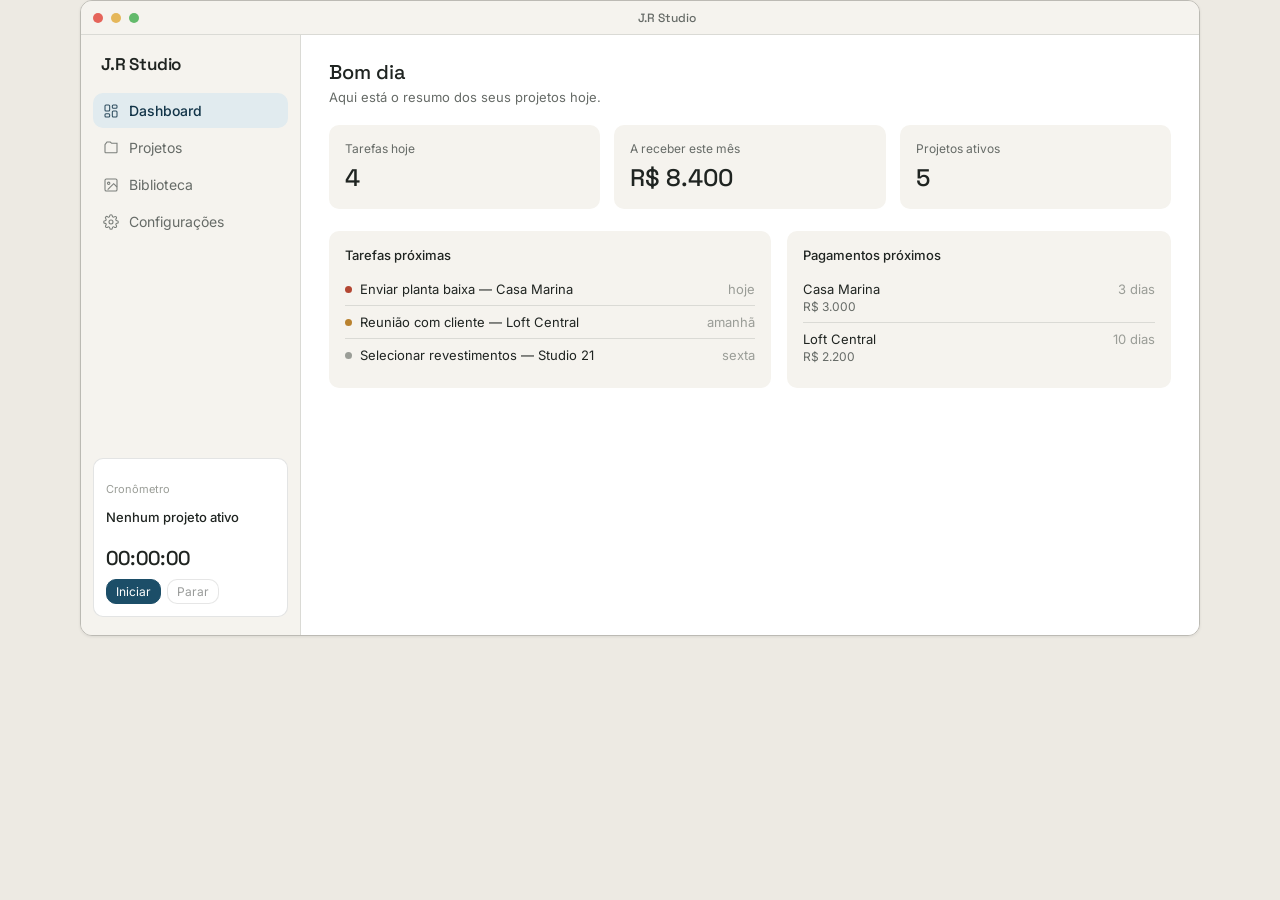
<file: Jess.Docs/arquigestor_prototype.html>
<!DOCTYPE html>
<html lang="pt-BR">
<head>
<meta charset="UTF-8">
<meta name="viewport" content="width=device-width, initial-scale=1.0">
<title>J.R Studio — Protótipo</title>
<link rel="preconnect" href="https://fonts.googleapis.com">
<link href="https://fonts.googleapis.com/css2?family=Inter:wght@400;500;600&family=Space+Grotesk:wght@500;600&display=swap" rel="stylesheet">
<style>
  :root {
    --bg: #EDEAE3;
    --surface: #FFFFFF;
    --surface-alt: #F5F3EE;
    --border: rgba(31,36,33,0.12);
    --border-strong: rgba(31,36,33,0.24);
    --text-primary: #1F2421;
    --text-secondary: #666B67;
    --text-muted: #9A9D97;
    --accent: #1C4E68;
    --accent-light: #E1EBEF;
    --accent-text: #123448;
    --danger: #B34632;
    --danger-bg: #F6E4DF;
    --danger-text: #7A2E1E;
    --warning: #B9822F;
    --warning-bg: #F8ECD9;
    --warning-text: #7C5316;
    --success: #4F7A52;
    --success-bg: #E4EEE1;
    --success-text: #33512F;
    --font-sans: 'Inter', system-ui, sans-serif;
    --font-display: 'Space Grotesk', var(--font-sans);
    --radius: 10px;
  }
  @media (prefers-color-scheme: dark) {
    :root:not([data-theme="light"]) {
      --bg: #14171A; --surface: #1D2123; --surface-alt: #23282A;
      --border: rgba(255,255,255,0.09); --border-strong: rgba(255,255,255,0.2);
      --text-primary: #EDEEEC; --text-secondary: #A7ACA8; --text-muted: #74786F;
      --accent: #74AFC9; --accent-light: #1E3540; --accent-text: #BFE0EE;
      --danger: #E08468; --danger-bg: #3B241D; --danger-text: #F3C3B2;
      --warning: #E0B15E; --warning-bg: #3A2E17; --warning-text: #F2D8A4;
      --success: #8FBE8B; --success-bg: #223526; --success-text: #C7E2C2;
    }
  }
  :root[data-theme="dark"] {
    --bg: #14171A; --surface: #1D2123; --surface-alt: #23282A;
    --border: rgba(255,255,255,0.09); --border-strong: rgba(255,255,255,0.2);
    --text-primary: #EDEEEC; --text-secondary: #A7ACA8; --text-muted: #74786F;
    --accent: #74AFC9; --accent-light: #1E3540; --accent-text: #BFE0EE;
    --danger: #E08468; --danger-bg: #3B241D; --danger-text: #F3C3B2;
    --warning: #E0B15E; --warning-bg: #3A2E17; --warning-text: #F2D8A4;
    --success: #8FBE8B; --success-bg: #223526; --success-text: #C7E2C2;
  }

  * { box-sizing: border-box; }
  body { background: var(--bg); font-family: var(--font-sans); color: var(--text-primary); margin:0; }

  .app-frame {
    position: relative;
    border: 0.5px solid var(--border-strong);
    border-radius: 12px;
    overflow: hidden;
    box-shadow: 0 1px 3px rgba(0,0,0,0.08);
    max-width: 1120px;
    margin: 0 auto;
  }
  .titlebar {
    height: 34px;
    background: var(--surface-alt);
    border-bottom: 0.5px solid var(--border);
    display: flex; align-items: center; gap: 8px;
    padding: 0 12px;
    font-size: 12px; color: var(--text-secondary);
  }
  .dot { width: 10px; height: 10px; border-radius: 50%; }
  .dot.r { background: #E5645A; } .dot.y { background: #E5B75A; } .dot.g { background: #63BA6B; }
  .titlebar-title { flex:1; text-align:center; font-family: var(--font-display); font-weight: 500; }

  .shell { display: flex; min-height: 600px; }

  .sidebar {
    width: 220px; flex-shrink: 0;
    background: var(--surface-alt);
    border-right: 0.5px solid var(--border);
    display: flex; flex-direction: column;
    padding: 18px 12px;
  }
  .brand { font-family: var(--font-display); font-weight: 600; font-size: 17px; padding: 0 8px 18px; letter-spacing: -0.01em; }
  .nav-item {
    display: flex; align-items: center; gap: 10px;
    padding: 9px 10px; border-radius: var(--radius);
    font-size: 14px; color: var(--text-secondary);
    cursor: pointer; user-select: none; margin-bottom: 2px;
  }
  .nav-item:hover { background: var(--border); }
  .nav-item.active { background: var(--accent-light); color: var(--accent-text); font-weight: 500; }
  .nav-icon { width: 16px; height: 16px; flex-shrink: 0; opacity: 0.85; }
  .nav-spacer { flex: 1; }

  .timer-widget {
    background: var(--surface); border: 0.5px solid var(--border);
    border-radius: var(--radius); padding: 12px; margin-top: 12px;
  }
  .timer-label { font-size: 11px; color: var(--text-muted); margin-bottom: 2px; }
  .timer-project { font-size: 13px; font-weight: 500; margin-bottom: 6px; white-space: nowrap; overflow: hidden; text-overflow: ellipsis; }
  .timer-clock { font-family: var(--font-display); font-size: 20px; font-weight: 500; margin-bottom: 8px; font-variant-numeric: tabular-nums; }
  .timer-controls { display: flex; gap: 6px; }

  .content { flex: 1; min-width: 0; padding: 24px 28px; background: var(--surface); overflow: auto; }
  .view { display: none; }
  .view.active { display: block; }

  h1.page-title { font-family: var(--font-display); font-size: 20px; font-weight: 500; margin: 0 0 4px; }
  p.page-sub { font-size: 13px; color: var(--text-secondary); margin: 0 0 20px; }

  button {
    font-family: var(--font-sans); font-size: 13px; cursor: pointer;
    border-radius: var(--radius); border: 0.5px solid var(--border-strong);
    background: var(--surface); color: var(--text-primary); padding: 7px 13px;
  }
  button:hover { background: var(--surface-alt); }
  button.primary { background: var(--accent); color: #fff; border-color: var(--accent); }
  button.primary:hover { opacity: 0.92; }
  button.ghost { border-color: transparent; background: transparent; padding: 5px 8px; }
  button.small { padding: 4px 9px; font-size: 12px; }
  button:disabled { opacity: 0.45; cursor: not-allowed; }

  .metric-grid { display: grid; grid-template-columns: repeat(3, minmax(0,1fr)); gap: 14px; margin-bottom: 22px; }
  .metric-card { background: var(--surface-alt); border-radius: var(--radius); padding: 16px; }
  .metric-label { font-size: 12px; color: var(--text-secondary); margin: 0 0 6px; }
  .metric-value { font-family: var(--font-display); font-size: 24px; font-weight: 500; margin: 0; }

  .two-col { display: grid; grid-template-columns: 1.15fr 1fr; gap: 16px; }
  .panel { background: var(--surface-alt); border-radius: var(--radius); padding: 16px; }
  .panel h3 { font-size: 13px; font-weight: 500; margin: 0 0 10px; }
  .list-row { display: flex; align-items: center; gap: 8px; padding: 8px 0; border-bottom: 0.5px solid var(--border); font-size: 13px; }
  .list-row:last-child { border-bottom: none; }
  .prio-dot { width: 7px; height: 7px; border-radius: 50%; flex-shrink: 0; }

  .badge { font-size: 11px; padding: 3px 9px; border-radius: 20px; font-weight: 500; white-space: nowrap; }
  .badge.status-Orcamento { background: var(--surface); color: var(--text-secondary); border: 0.5px solid var(--border-strong); }
  .badge.status-EmAndamento { background: var(--accent-light); color: var(--accent-text); }
  .badge.status-Pausado { background: var(--warning-bg); color: var(--warning-text); }
  .badge.status-Concluido { background: var(--success-bg); color: var(--success-text); }
  .badge.pay-Pendente { background: var(--warning-bg); color: var(--warning-text); }
  .badge.pay-Recebido { background: var(--success-bg); color: var(--success-text); }
  .badge.pay-Atrasado { background: var(--danger-bg); color: var(--danger-text); }
  select.badge { border: none; cursor: pointer; padding: 3px 8px 3px 9px; }
  select.badge:focus { outline: 1.5px solid var(--border-strong); }

  .toolbar { display: flex; justify-content: space-between; align-items: center; margin-bottom: 18px; gap: 10px; }
  .filters { display: flex; gap: 8px; }
  select { font-family: var(--font-sans); font-size: 13px; padding: 6px 10px; border-radius: var(--radius); border: 0.5px solid var(--border-strong); background: var(--surface); color: var(--text-primary); }

  .project-grid { display: grid; grid-template-columns: repeat(auto-fit, minmax(240px, 1fr)); gap: 14px; }
  .project-card { background: var(--surface-alt); border-radius: 12px; padding: 16px; cursor: pointer; border: 0.5px solid transparent; transition: border-color .1s; position: relative; }
  .project-card:hover { border-color: var(--border-strong); }
  .project-card .name { font-weight: 500; font-size: 14px; margin: 0 3px 3px 0; padding-right: 22px; }
  .project-card .client { font-size: 12px; color: var(--text-secondary); margin: 0 0 12px; }
  .project-card .row { display: flex; justify-content: space-between; align-items: center; font-size: 12px; color: var(--text-secondary); margin-top: 6px; }
  .card-menu-wrap { position: absolute; top: 10px; right: 10px; }
  .card-menu-btn { background: transparent; border: none; font-size: 16px; line-height: 1; padding: 4px 7px; border-radius: var(--radius); color: var(--text-secondary); cursor: pointer; }
  .card-menu-btn:hover { background: var(--surface); }
  .card-menu {
    position: absolute; top: 28px; right: 0; z-index: 10; overflow: hidden;
    background: var(--surface); border: 0.5px solid var(--border-strong); border-radius: var(--radius);
    min-width: 130px; box-shadow: 0 4px 14px rgba(0,0,0,0.14);
  }
  .card-menu-item { padding: 9px 13px; font-size: 13px; cursor: pointer; }
  .card-menu-item:hover { background: var(--surface-alt); }
  .card-menu-item.danger { color: var(--danger); }

  .back-link { display: inline-flex; align-items: center; gap: 6px; font-size: 13px; color: var(--text-secondary); cursor: pointer; margin-bottom: 14px; }
  .back-link:hover { color: var(--text-primary); }

  .detail-header { display: flex; justify-content: space-between; align-items: flex-start; margin-bottom: 16px; }
  .tabs { display: flex; gap: 20px; border-bottom: 0.5px solid var(--border); margin-bottom: 18px; }
  .tab { font-size: 13px; color: var(--text-secondary); padding: 0 0 9px; cursor: pointer; border-bottom: 2px solid transparent; }
  .tab.active { color: var(--accent-text); border-bottom-color: var(--accent); font-weight: 500; }

  .fase-block { border-radius: 12px; overflow: hidden; margin-bottom: 12px; }
  .fase-block:last-child { margin-bottom: 0; }
  .fase-block-header { display: flex; align-items: center; gap: 8px; cursor: pointer; user-select: none; background: var(--surface-alt); padding: 12px 16px; }
  .fase-block-chevron { font-size: 10px; color: var(--text-secondary); }
  .fase-block-title { font-size: 14px; font-weight: 500; }
  .fase-block-count { font-size: 13px; color: var(--text-secondary); }
  .fase-block-body { background: var(--surface); padding: 18px 16px; }
  .fase-scroll {
    overflow-x: auto;
    padding-bottom: 10px;
    scrollbar-width: thin;
    scrollbar-color: var(--border-strong) transparent;
  }
  .fase-scroll::-webkit-scrollbar { height: 8px; }
  .fase-scroll::-webkit-scrollbar-track { background: transparent; }
  .fase-scroll::-webkit-scrollbar-thumb { background: var(--border-strong); border-radius: 4px; }
  .fase-scroll::-webkit-scrollbar-thumb:hover { background: var(--text-muted); }
  .fase-cols { display: grid; grid-template-columns: repeat(3, minmax(230px, 1fr)); gap: 28px; min-width: 720px; }
  .fase-col .kcol-title { font-size: 12px; color: var(--text-muted); margin: 0 0 12px; font-weight: 500; }
  .swimlane-empty { font-size: 12px; color: var(--text-muted); padding: 4px 2px; }
  .swimlane-add { font-size: 12px; color: var(--text-secondary); cursor: pointer; padding: 4px 2px; margin-top: 2px; }
  .swimlane-add:hover { color: var(--text-primary); }
  .menu-wrap-inline { position: relative; flex-shrink: 0; }
  .kcol-title { font-size: 12px; color: var(--text-secondary); margin-bottom: 8px; }
  .kcard { background: var(--surface-alt); border-radius: var(--radius); padding: 10px 12px; margin-bottom: 8px; position: relative; }
  .kcard.done { opacity: 0.6; }
  .kcard .title { font-size: 13px; margin: 0 0 8px; padding-right: 18px; }
  .kcard.done .title { text-decoration: line-through; }
  .kcard .meta { display: flex; justify-content: space-between; align-items: center; font-size: 11px; color: var(--text-muted); }
  .kcard .moves { display: flex; gap: 4px; margin-top: 8px; }
  .task-menu-wrap { position: absolute; top: 6px; right: 6px; }
  .task-menu-wrap .card-menu-btn { padding: 2px 5px; font-size: 14px; }
  .quick-add { display: flex; align-items: center; gap: 8px; font-size: 13px; color: var(--text-muted); border: 0.5px dashed var(--border-strong); border-radius: var(--radius); padding: 8px 12px; margin-bottom: 16px; }

  .fin-summary { display: flex; gap: 24px; margin-bottom: 16px; }
  .fin-summary div p:first-child { font-size: 12px; color: var(--text-secondary); margin: 0 0 3px; }
  .fin-summary div p:last-child { font-family: var(--font-display); font-size: 18px; font-weight: 500; margin: 0; }
  table.pay-table { width: 100%; border-collapse: collapse; font-size: 13px; }
  table.pay-table th { text-align: left; font-size: 11px; color: var(--text-muted); font-weight: 500; padding: 0 0 8px; }
  table.pay-table td { padding: 10px 0; border-top: 0.5px solid var(--border); }

  .timer-hero { background: var(--surface-alt); border-radius: 12px; padding: 20px; display: flex; justify-content: space-between; align-items: center; margin-bottom: 18px; }
  .timer-hero .clock { font-family: var(--font-display); font-size: 32px; font-weight: 500; font-variant-numeric: tabular-nums; }
  .timer-hero .sub { font-size: 12px; color: var(--text-secondary); margin-top: 4px; }
  .session-row { display: flex; justify-content: space-between; align-items: center; font-size: 13px; padding: 9px 0; }
  .session-block { border-bottom: 0.5px solid var(--border); padding-bottom: 2px; }
  .session-block:last-child { border-bottom: none; }
  .session-note { font-size: 12px; color: var(--text-secondary); margin: -4px 0 9px; }
  .session-subrow { display: flex; align-items: center; gap: 10px; font-size: 12px; padding: 6px 0 6px 4px; border-top: 0.5px dashed var(--border); color: var(--text-secondary); }
  .cat-badge { font-size: 11px; padding: 2px 9px; border-radius: 20px; background: var(--surface-alt); color: var(--text-secondary); white-space: nowrap; }

  .tag-row { display: flex; flex-wrap: wrap; gap: 8px; margin-bottom: 18px; }
  .tag-chip { font-size: 12px; padding: 5px 12px; border-radius: 20px; border: 0.5px solid var(--border-strong); color: var(--text-secondary); cursor: pointer; background: var(--surface); }
  .tag-chip.active { background: var(--accent-light); color: var(--accent-text); border-color: transparent; }
  .file-grid { display: grid; grid-template-columns: repeat(auto-fill, minmax(140px, 1fr)); gap: 12px; }
  .file-card { background: var(--surface-alt); border-radius: var(--radius); border: 0.5px solid var(--border); overflow: hidden; }
  .file-thumb { height: 74px; background: var(--surface); display: flex; align-items: center; justify-content: center; color: var(--text-muted); position: relative; }
  .file-info { padding: 8px; }
  .file-info .fname { font-size: 12px; margin: 0; white-space: nowrap; overflow: hidden; text-overflow: ellipsis; }
  .file-info .fproj { font-size: 11px; color: var(--text-secondary); margin: 2px 0 0; }
  .star { position: absolute; top: 6px; right: 6px; color: var(--warning); font-size: 13px; }

  .modal-overlay {
    position: absolute; inset: 0; z-index: 50;
    background: rgba(0,0,0,0.45);
    display: none; align-items: center; justify-content: center;
    padding: 24px;
  }
  .modal-overlay.open { display: flex; }
  .modal-card {
    background: var(--surface); border-radius: 12px; padding: 22px 24px;
    width: 440px; max-width: 100%; max-height: 100%; overflow: auto;
  }
  .modal-card h2 { font-family: var(--font-display); font-size: 17px; font-weight: 500; margin: 0 0 4px; }
  .modal-card .modal-sub { font-size: 12px; color: var(--text-secondary); margin: 0 0 18px; }
  .field { margin-bottom: 14px; }
  .field label { display: block; font-size: 12px; color: var(--text-secondary); margin-bottom: 5px; }
  .field input, .field select {
    width: 100%; font-family: var(--font-sans); font-size: 13px;
    padding: 8px 10px; border-radius: var(--radius); border: 0.5px solid var(--border-strong);
    background: var(--surface); color: var(--text-primary);
  }
  .field-row { display: grid; grid-template-columns: 1fr 1fr; gap: 12px; }
  .field-error { font-size: 12px; color: var(--danger); margin-top: 4px; display: none; }
  .field.invalid input { border-color: var(--danger); }
  .field.invalid .field-error { display: block; }
  .modal-actions { display: flex; justify-content: flex-end; gap: 8px; margin-top: 20px; }
  .seg-row { border: 0.5px solid var(--border); border-radius: var(--radius); padding: 10px 12px 12px; margin-bottom: 10px; }
  .seg-row-line { display: flex; gap: 10px; align-items: flex-end; margin-bottom: 10px; }
  .seg-row-line .field { margin-bottom: 0; }
</style>
</head>
<body>

<div class="app-frame">
  <div class="titlebar">
    <span class="dot r"></span><span class="dot y"></span><span class="dot g"></span>
    <span class="titlebar-title">J.R Studio</span>
  </div>
  <div class="shell">
    <nav class="sidebar">
      <div class="brand">J.R Studio</div>
      <div class="nav-item active" data-view="dashboard" onclick="showView('dashboard')">
        <svg class="nav-icon" viewBox="0 0 24 24" fill="none" stroke="currentColor" stroke-width="1.6"><rect x="3" y="3" width="7" height="9" rx="1.5"/><rect x="14" y="3" width="7" height="5" rx="1.5"/><rect x="14" y="12" width="7" height="9" rx="1.5"/><rect x="3" y="16" width="7" height="5" rx="1.5"/></svg>
        Dashboard
      </div>
      <div class="nav-item" data-view="projetos" onclick="showView('projetos')">
        <svg class="nav-icon" viewBox="0 0 24 24" fill="none" stroke="currentColor" stroke-width="1.6"><path d="M3 7l3-4h5l2 2h8v13a1 1 0 0 1-1 1H4a1 1 0 0 1-1-1V7z"/></svg>
        Projetos
      </div>
      <div class="nav-item" data-view="biblioteca" onclick="showView('biblioteca')">
        <svg class="nav-icon" viewBox="0 0 24 24" fill="none" stroke="currentColor" stroke-width="1.6"><rect x="3" y="3" width="18" height="18" rx="2"/><circle cx="8.5" cy="9.5" r="1.8"/><path d="M21 15l-5-5-9 9"/></svg>
        Biblioteca
      </div>
      <div class="nav-item" data-view="configuracoes" onclick="showView('configuracoes')">
        <svg class="nav-icon" viewBox="0 0 24 24" fill="none" stroke="currentColor" stroke-width="1.6"><circle cx="12" cy="12" r="3"/><path d="M19.4 15a1.65 1.65 0 0 0 .33 1.82l.06.06a2 2 0 1 1-2.83 2.83l-.06-.06a1.65 1.65 0 0 0-1.82-.33 1.65 1.65 0 0 0-1 1.51V21a2 2 0 0 1-4 0v-.09A1.65 1.65 0 0 0 9 19.4a1.65 1.65 0 0 0-1.82.33l-.06.06a2 2 0 1 1-2.83-2.83l.06-.06a1.65 1.65 0 0 0 .33-1.82 1.65 1.65 0 0 0-1.51-1H3a2 2 0 0 1 0-4h.09A1.65 1.65 0 0 0 4.6 9a1.65 1.65 0 0 0-.33-1.82l-.06-.06a2 2 0 1 1 2.83-2.83l.06.06a1.65 1.65 0 0 0 1.82.33H9a1.65 1.65 0 0 0 1-1.51V3a2 2 0 0 1 4 0v.09a1.65 1.65 0 0 0 1 1.51 1.65 1.65 0 0 0 1.82-.33l.06-.06a2 2 0 1 1 2.83 2.83l-.06.06a1.65 1.65 0 0 0-.33 1.82V9a1.65 1.65 0 0 0 1.51 1H21a2 2 0 0 1 0 4h-.09a1.65 1.65 0 0 0-1.51 1z"/></svg>
        Configurações
      </div>
      <div class="nav-spacer"></div>
      <div class="timer-widget">
        <p class="timer-label">Cronômetro</p>
        <p class="timer-project" id="timer-project-label">Nenhum projeto ativo</p>
        <p class="timer-clock" id="timer-clock">00:00:00</p>
        <div class="timer-controls" id="timer-controls">
          <button class="small primary" id="timer-btn-start" onclick="timerToggleStart()">Iniciar</button>
          <button class="small" id="timer-btn-stop" onclick="timerStop()" disabled>Parar</button>
        </div>
        <div id="timer-picker" style="display:none">
          <select id="timer-project-select" style="width:100%;margin-bottom:6px;font-size:12px;padding:6px 8px"></select>
          <div style="display:flex;gap:6px">
            <button class="small primary" onclick="confirmTimerStart()" style="flex:1">Iniciar</button>
            <button class="small" onclick="cancelTimerPicker()">Cancelar</button>
          </div>
        </div>
      </div>
    </nav>

    <main class="content">

      <section class="view active" id="view-dashboard">
        <h1 class="page-title">Bom dia</h1>
        <p class="page-sub">Aqui está o resumo dos seus projetos hoje.</p>
        <div class="metric-grid">
          <div class="metric-card"><p class="metric-label">Tarefas hoje</p><p class="metric-value">4</p></div>
          <div class="metric-card"><p class="metric-label">A receber este mês</p><p class="metric-value">R$ 8.400</p></div>
          <div class="metric-card"><p class="metric-label">Projetos ativos</p><p class="metric-value">5</p></div>
        </div>
        <div class="two-col">
          <div class="panel">
            <h3>Tarefas próximas</h3>
            <div class="list-row"><span class="prio-dot" style="background:var(--danger)"></span><span style="flex:1">Enviar planta baixa — Casa Marina</span><span style="color:var(--text-muted)">hoje</span></div>
            <div class="list-row"><span class="prio-dot" style="background:var(--warning)"></span><span style="flex:1">Reunião com cliente — Loft Central</span><span style="color:var(--text-muted)">amanhã</span></div>
            <div class="list-row"><span class="prio-dot" style="background:var(--text-muted)"></span><span style="flex:1">Selecionar revestimentos — Studio 21</span><span style="color:var(--text-muted)">sexta</span></div>
          </div>
          <div class="panel">
            <h3>Pagamentos próximos</h3>
            <div class="list-row" style="display:block"><div style="display:flex;justify-content:space-between"><span>Casa Marina</span><span style="color:var(--text-muted)">3 dias</span></div><div style="color:var(--text-secondary);font-size:12px;margin-top:2px">R$ 3.000</div></div>
            <div class="list-row" style="display:block;border-bottom:none"><div style="display:flex;justify-content:space-between"><span>Loft Central</span><span style="color:var(--text-muted)">10 dias</span></div><div style="color:var(--text-secondary);font-size:12px;margin-top:2px">R$ 2.200</div></div>
          </div>
        </div>
      </section>

      <section class="view" id="view-projetos">
        <div class="toolbar">
          <div>
            <h1 class="page-title" style="margin-bottom:0">Projetos</h1>
          </div>
          <button class="primary" onclick="openProjectModal()">+ Novo projeto</button>
        </div>
        <div class="tag-row" id="project-tag-row"></div>
        <div class="project-grid" id="project-grid"></div>
      </section>

      <section class="view" id="view-detalhe">
        <span class="back-link" onclick="showView('projetos')">&larr; Voltar para projetos</span>
        <div class="detail-header">
          <div>
            <h1 class="page-title" id="det-name" style="margin-bottom:2px"></h1>
            <p class="page-sub" id="det-client" style="margin-bottom:0"></p>
          </div>
          <select class="badge" id="det-status" onchange="changeProjectStatus(this.value)"></select>
        </div>
        <div class="tabs" id="det-tabs"></div>
        <div id="det-tab-content"></div>
      </section>

      <section class="view" id="view-biblioteca">
        <h1 class="page-title">Biblioteca de arquivos</h1>
        <p class="page-sub">Imagens, texturas e referências reutilizáveis entre projetos.</p>
        <div class="toolbar" style="margin-bottom:0">
          <div class="tag-row" id="tag-row"></div>
          <button>+ Importar arquivos</button>
        </div>
        <div class="file-grid" id="file-grid"></div>
      </section>

      <section class="view" id="view-configuracoes">
        <h1 class="page-title">Configurações</h1>
        <p class="page-sub">Backup e restauração dos dados do aplicativo.</p>

        <div class="panel" style="margin-bottom:16px">
          <h3>Fazer backup</h3>
          <p style="font-size:13px;color:var(--text-secondary);margin:0 0 14px">Gere um arquivo para guardar em outro lugar ou levar para um novo computador.</p>
          <div style="display:flex;gap:10px;flex-wrap:wrap">
            <button class="primary" onclick="fazerBackup('completo')">Backup completo (banco + arquivos)</button>
            <button onclick="fazerBackup('dados')">Backup só dos dados de gestão</button>
          </div>
          <p style="font-size:12px;color:var(--text-muted);margin:12px 0 0">O backup completo inclui todas as imagens e texturas da Biblioteca. O backup só de dados gera um arquivo bem mais leve, sem os arquivos da Biblioteca.</p>
        </div>

        <div class="panel">
          <h3>Restaurar backup</h3>
          <p style="font-size:13px;color:var(--text-secondary);margin:0 0 14px">Selecione um arquivo de backup gerado anteriormente para restaurar o sistema.</p>
          <button onclick="restaurarBackup()">Selecionar arquivo de backup...</button>
        </div>
      </section>

    </main>
  </div>

  <div class="modal-overlay" id="new-project-modal">
    <div class="modal-card">
      <h2 id="modal-title">Novo projeto</h2>
      <p class="modal-sub">Preencha os dados iniciais — você pode completar o resto depois.</p>

      <div class="field" id="field-nome">
        <label for="np-nome">Nome do projeto</label>
        <input type="text" id="np-nome" placeholder="Ex: Casa Marina" oninput="document.getElementById('field-nome').classList.remove('invalid')">
        <p class="field-error">Digite um nome para o projeto.</p>
      </div>

      <div class="field" id="field-cliente">
        <label for="np-cliente">Cliente</label>
        <input type="text" id="np-cliente" placeholder="Ex: Fernanda Souza" oninput="document.getElementById('field-cliente').classList.remove('invalid')">
        <p class="field-error">Informe o cliente do projeto.</p>
      </div>

      <div class="field">
        <label for="np-endereco">Endereço da obra</label>
        <input type="text" id="np-endereco" placeholder="Ex: Rua das Palmeiras, 120">
      </div>

      <div class="field-row">
        <div class="field">
          <label for="np-inicio">Data de início</label>
          <input type="date" id="np-inicio">
        </div>
        <div class="field">
          <label for="np-prazo">Prazo estimado</label>
          <input type="date" id="np-prazo">
        </div>
      </div>

      <div class="field-row">
        <div class="field">
          <label for="np-valor">Valor total acordado (R$)</label>
          <input type="number" id="np-valor" placeholder="Ex: 15000" min="0">
        </div>
        <div class="field">
          <label for="np-status">Status inicial</label>
          <select id="np-status">
            <option value="Orcamento">Orçamento</option>
            <option value="EmAndamento">Em andamento</option>
            <option value="Pausado">Pausado</option>
            <option value="Concluido">Concluído</option>
          </select>
        </div>
      </div>

      <div class="modal-actions">
        <button onclick="closeNewProjectModal()">Cancelar</button>
        <button class="primary" id="modal-submit-btn" onclick="submitNewProject()">Criar projeto</button>
      </div>
    </div>
  </div>

  <div class="modal-overlay" id="session-modal">
    <div class="modal-card" style="width:520px">
      <h2 id="session-modal-title">Editar sessão</h2>
      <p class="modal-sub">Data: <strong id="sess-data-display"></strong>. Ajuste a duração e categoria, ou adicione mais trechos para dividir o tempo.</p>
      <input type="hidden" id="sess-data">

      <div id="segmentos-container"></div>

      <div style="display:flex;justify-content:space-between;align-items:center;margin:4px 0 20px">
        <button onclick="addSegmentRow()">+ Adicionar trecho</button>
        <span style="font-size:13px;color:var(--text-secondary)">Total: <strong id="segmentos-total" style="color:var(--text-primary)">0h00</strong></span>
      </div>

      <div class="modal-actions">
        <button onclick="closeSessionModal()">Cancelar</button>
        <button class="primary" onclick="submitSessionForm()">Salvar</button>
      </div>
    </div>
  </div>
</div>

<script>
  const statusLabel = { Orcamento: 'Orçamento', EmAndamento: 'Em andamento', Pausado: 'Pausado', Concluido: 'Concluído' };
  const prioColor = { alta: 'var(--danger)', media: 'var(--warning)', baixa: 'var(--text-muted)' };
  const CATEGORIAS_HORAS = ['Detalhamento', 'Reunião com cliente', 'Visita a obra', 'Administrativo', 'Outro'];

  function formatDuracao(min) {
    const h = Math.floor(min / 60);
    const m = min % 60;
    return `${h}h${String(m).padStart(2, '0')}`;
  }

  function totalSessao(sessao) {
    return sessao.segmentos.reduce((s, seg) => s + seg.duracaoMin, 0);
  }
  const FASE_PADRAO = ['Pré-projeto', 'Estudo preliminar', 'Anteprojeto', 'Projeto executivo'];

  function criarFases(porNome) {
    // porNome: { 'Nome da fase': { AFazer:[], Fazendo:[], Concluido:[] } }
    return FASE_PADRAO.map(nome => ({
      nome,
      collapsed: false,
      tasks: (porNome && porNome[nome]) || { AFazer: [], Fazendo: [], Concluido: [] },
    }));
  }

  const projects = [
    { id: 1, name: 'Casa Marina', client: 'Fernanda Souza', status: 'EmAndamento', deadline: '30/11/2026', total: 15000, received: 3000,
      fases: criarFases({
        'Pré-projeto': { AFazer: [], Fazendo: [], Concluido: [ {t:'Levantamento métrico'} ] },
        'Estudo preliminar': { AFazer: [], Fazendo: [], Concluido: [ {t:'Aprovar layout inicial'} ] },
        'Anteprojeto': { AFazer: [ {t:'Selecionar revestimento do banheiro', prio:'media', prazo:'sex'} ], Fazendo: [ {t:'Detalhamento das plantas elétricas', prio:'alta', prazo:'hoje'} ], Concluido: [] },
        'Projeto executivo': { AFazer: [ {t:'Orçar mobiliário planejado', prio:'baixa', prazo:'sem prazo'} ], Fazendo: [], Concluido: [] },
      }),
      payments: [ {valor:3000, data:'15/08/2026', status:'Recebido'}, {valor:3000, data:'20/09/2026', status:'Pendente'}, {valor:3000, data:'20/10/2026', status:'Pendente'} ],
      sessions: [
        { data:'10/09', origem:'Cronômetro', segmentos:[ {duracaoMin:200, categoria:'Detalhamento', nota:'Detalhamento elétrico'} ] },
        { data:'08/09', origem:'Manual', segmentos:[
          {duracaoMin:60, categoria:'Reunião com cliente', nota:'Briefing inicial'},
          {duracaoMin:60, categoria:'Administrativo', nota:'Organização de referências'}
        ] },
      ],
      hoursTotal: 14.33 },
    { id: 2, name: 'Loft Central', client: 'Rafael Nunes', status: 'EmAndamento', deadline: '15/12/2026', total: 11000, received: 8800,
      fases: criarFases({
        'Projeto executivo': { AFazer: [ {t:'Reunião com cliente', prio:'alta', prazo:'amanhã'} ], Fazendo: [], Concluido: [ {t:'Projeto executivo aprovado'} ] },
      }),
      payments: [ {valor:5500, data:'01/08/2026', status:'Recebido'}, {valor:3300, data:'01/09/2026', status:'Recebido'}, {valor:2200, data:'25/09/2026', status:'Pendente'} ],
      sessions: [ { data:'05/09', origem:'Cronômetro', segmentos:[ {duracaoMin:250, categoria:'Visita a obra', nota:''} ] } ], hoursTotal: 22.1 },
    { id: 3, name: 'Studio 21', client: 'Bianca Alves', status: 'Orcamento', deadline: '—', total: 6000, received: 0,
      fases: criarFases({
        'Estudo preliminar': { AFazer: [ {t:'Selecionar revestimentos', prio:'media', prazo:'sexta'} ], Fazendo: [], Concluido: [] },
      }),
      payments: [], sessions: [], hoursTotal: 0 },
    { id: 4, name: 'Escritório Vetor', client: 'Vetor Engenharia', status: 'Pausado', deadline: '—', total: 22000, received: 9000,
      fases: criarFases({
        'Estudo preliminar': { AFazer: [], Fazendo: [], Concluido: [ {t:'Estudo preliminar'} ] },
      }), payments: [ {valor:9000, data:'10/06/2026', status:'Recebido'} ], sessions: [], hoursTotal: 6 },
    { id: 5, name: 'Residência Aroeira', client: 'Camila Prado', status: 'Concluido', deadline: 'Concluído em 20/07/2026', completedYear: 2026, total: 18000, received: 18000,
      fases: criarFases({
        'Projeto executivo': { AFazer: [], Fazendo: [], Concluido: [ {t:'Entrega final'}, {t:'Acompanhamento de obra'} ] },
      }),
      payments: [ {valor:18000, data:'20/07/2026', status:'Recebido'} ], sessions: [], hoursTotal: 40 },
  ];

  const files = [
    { name: 'textura_madeira_01.jpg', tags: ['madeira'], projects: ['Casa Marina'] },
    { name: 'porcelanato_bege.png', tags: ['piso porcelanato'], projects: ['Casa Marina','Loft Central','Studio 21'], fav: true },
    { name: 'fachada_ref_03.jpg', tags: ['fachada moderna'], projects: ['Loft Central'] },
    { name: 'memorial_descritivo.pdf', tags: [], projects: ['Studio 21'], isDoc: true },
    { name: 'iluminacao_indireta_sala.jpg', tags: ['iluminação indireta'], projects: ['Loft Central'] },
    { name: 'madeira_freijo.jpg', tags: ['madeira'], projects: ['Residência Aroeira'] },
  ];
  const allTags = ['madeira','piso porcelanato','fachada moderna','iluminação indireta'];
  let activeTagFilter = null;
  let currentProjectId = null;
  let activeTab = 'geral';

  function showView(name) {
    document.querySelectorAll('.view').forEach(v => v.classList.remove('active'));
    document.getElementById('view-' + name).classList.add('active');
    document.querySelectorAll('.nav-item').forEach(n => n.classList.toggle('active', n.dataset.view === name));
    if (name === 'projetos') renderProjectsList();
    if (name === 'biblioteca') renderLibrary();
  }

  function fazerBackup(tipo) {
    const hoje = new Date().toISOString().slice(0, 10);
    const nomeArquivo = tipo === 'completo'
      ? `JRStudio-backup-completo-${hoje}.zip`
      : `JRStudio-backup-dados-${hoje}.zip`;
    const descricao = tipo === 'completo'
      ? 'banco de dados + todos os arquivos da Biblioteca'
      : 'apenas o banco de dados (sem os arquivos da Biblioteca)';
    alert(`Backup gerado: ${nomeArquivo}\n\nConteúdo: ${descricao}.\n\n(Neste protótipo a geração real do arquivo não está implementada — isso ilustra apenas o fluxo.)`);
  }

  function restaurarBackup() {
    if (!confirm('Restaurar um backup substitui todos os dados atuais do aplicativo. Essa ação não pode ser desfeita. Deseja continuar?')) return;
    alert('Neste protótipo a restauração real não está implementada — isso ilustra apenas o fluxo e o aviso de confirmação antes de uma ação destrutiva.');
  }

  const CURRENT_YEAR = 2026;
  let activeProjectFilter = null;
  let openCardMenuId = null;
  let editingProjectId = null;
  let openTaskMenuKey = null;
  let openSessionMenuKey = null;
  let editingSessionProjectId = null;
  let editingSessionIdx = null;
  let editingSegments = [];

  function toggleCardMenu(id) {
    openCardMenuId = openCardMenuId === id ? null : id;
    renderProjectsList();
  }

  function toggleFaseCollapse(projectId, faseIdx) {
    const p = projects.find(pr => pr.id === projectId);
    p.fases[faseIdx].collapsed = !p.fases[faseIdx].collapsed;
    renderProjectDetail();
  }

  function toggleTaskMenu(key) {
    openTaskMenuKey = openTaskMenuKey === key ? null : key;
    renderProjectDetail();
  }

  function editTask(projectId, faseIdx, colKey, taskIdx) {
    const p = projects.find(pr => pr.id === projectId);
    const task = p.fases[faseIdx].tasks[colKey][taskIdx];
    const novoTitulo = prompt('Editar tarefa:', task.t);
    openTaskMenuKey = null;
    if (novoTitulo && novoTitulo.trim() !== '') task.t = novoTitulo.trim();
    renderProjectDetail();
  }

  function deleteTask(projectId, faseIdx, colKey, taskIdx) {
    const p = projects.find(pr => pr.id === projectId);
    const task = p.fases[faseIdx].tasks[colKey][taskIdx];
    openTaskMenuKey = null;
    if (!confirm(`Excluir a tarefa "${task.t}"?`)) { renderProjectDetail(); return; }
    p.fases[faseIdx].tasks[colKey].splice(taskIdx, 1);
    renderProjectDetail();
  }

  function recomputeHoursTotal(p) {
    const totalMin = p.sessions.reduce((s, sess) => s + totalSessao(sess), 0);
    p.hoursTotal = Math.round((totalMin / 60) * 100) / 100;
  }

  function toggleSessionMenu(key) {
    openSessionMenuKey = openSessionMenuKey === key ? null : key;
    renderProjectDetail();
  }

  function deleteSession(projectId, sessionIdx) {
    const p = projects.find(pr => pr.id === projectId);
    openSessionMenuKey = null;
    if (!confirm('Excluir esse registro de horas?')) { renderProjectDetail(); return; }
    p.sessions.splice(sessionIdx, 1);
    recomputeHoursTotal(p);
    renderProjectDetail();
  }

  function openEditSession(projectId, sessionIdx) {
    editingSessionProjectId = projectId;
    editingSessionIdx = sessionIdx;
    openSessionMenuKey = null;
    const p = projects.find(pr => pr.id === projectId);
    const sess = sessionIdx !== null && sessionIdx !== undefined ? p.sessions[sessionIdx] : null;
    document.getElementById('session-modal-title').textContent = sess ? 'Editar sessão' : 'Adicionar registro manual';
    document.getElementById('sess-data-display').textContent = sess ? sess.data : 'hoje';
    editingSegments = sess ? sess.segmentos.map(seg => ({ ...seg })) : [{ duracaoMin: 60, categoria: CATEGORIAS_HORAS[0], nota: '' }];
    renderSegmentRows();
    document.getElementById('session-modal').classList.add('open');
  }

  function closeSessionModal() {
    document.getElementById('session-modal').classList.remove('open');
  }

  function renderSegmentRows() {
    const container = document.getElementById('segmentos-container');
    container.innerHTML = editingSegments.map((seg, idx) => `
      <div class="seg-row" data-idx="${idx}">
        <div class="seg-row-line">
          <div class="field" style="width:60px"><label>Horas</label><input type="number" min="0" class="seg-h" value="${Math.floor(seg.duracaoMin/60)}" onchange="updateSegmentosTotal()"></div>
          <div class="field" style="width:60px"><label>Min</label><input type="number" min="0" max="59" class="seg-m" value="${seg.duracaoMin%60}" onchange="updateSegmentosTotal()"></div>
          <div class="field" style="flex:1"><label>Categoria</label>
            <select class="seg-cat">${CATEGORIAS_HORAS.map(c => `<option ${c===seg.categoria?'selected':''}>${c}</option>`).join('')}</select>
          </div>
          ${editingSegments.length > 1 ? `<button class="ghost" onclick="removeSegmentRow(${idx})" aria-label="Remover trecho" style="margin-top:20px">&#10005;</button>` : ''}
        </div>
        <div class="field"><label>Nota</label><input type="text" class="seg-nota" value="${seg.nota || ''}" placeholder="Opcional"></div>
      </div>`).join('');
    updateSegmentosTotal();
  }

  function readSegmentsFromDOM() {
    return Array.from(document.querySelectorAll('.seg-row')).map(row => ({
      duracaoMin: (parseInt(row.querySelector('.seg-h').value, 10) || 0) * 60 + (parseInt(row.querySelector('.seg-m').value, 10) || 0),
      categoria: row.querySelector('.seg-cat').value,
      nota: row.querySelector('.seg-nota').value.trim(),
    }));
  }

  function updateSegmentosTotal() {
    const segs = readSegmentsFromDOM();
    const total = segs.reduce((s, seg) => s + seg.duracaoMin, 0);
    document.getElementById('segmentos-total').textContent = formatDuracao(total);
  }

  function addSegmentRow() {
    editingSegments = readSegmentsFromDOM();
    editingSegments.push({ duracaoMin: 30, categoria: CATEGORIAS_HORAS[0], nota: '' });
    renderSegmentRows();
  }

  function removeSegmentRow(idx) {
    editingSegments = readSegmentsFromDOM();
    editingSegments.splice(idx, 1);
    renderSegmentRows();
  }

  function submitSessionForm() {
    const segmentos = readSegmentsFromDOM();
    if (segmentos.length === 0 || segmentos.every(s => s.duracaoMin === 0)) {
      alert('Adicione ao menos um trecho com duração maior que zero.');
      return;
    }
    const p = projects.find(pr => pr.id === editingSessionProjectId);
    if (editingSessionIdx !== null && editingSessionIdx !== undefined) {
      p.sessions[editingSessionIdx].segmentos = segmentos;
    } else {
      p.sessions.unshift({ data: 'hoje', origem: 'Manual', segmentos });
    }
    recomputeHoursTotal(p);
    closeSessionModal();
    renderProjectDetail();
  }

  document.addEventListener('click', () => {
    let changed = false;
    if (openCardMenuId !== null) { openCardMenuId = null; changed = true; }
    if (openTaskMenuKey !== null) { openTaskMenuKey = null; changed = true; }
    if (openSessionMenuKey !== null) { openSessionMenuKey = null; changed = true; }
    if (!changed) return;
    if (document.getElementById('view-projetos').classList.contains('active')) renderProjectsList();
    if (document.getElementById('view-detalhe').classList.contains('active')) renderProjectDetail();
  });

  function matchesProjectFilter(p, filter) {
    if (filter === 'andamento') return p.status === 'EmAndamento';
    if (filter === 'concluidos') return p.status === 'Concluido';
    if (filter === 'orcamento') return p.status === 'Orcamento';
    if (filter === 'pausado') return p.status === 'Pausado';
    if (filter === 'ano') return p.status === 'EmAndamento' || (p.status === 'Concluido' && p.completedYear === CURRENT_YEAR);
    return true;
  }

  function renderProjectsList() {
    const counts = {
      andamento: projects.filter(p => matchesProjectFilter(p, 'andamento')).length,
      concluidos: projects.filter(p => matchesProjectFilter(p, 'concluidos')).length,
      orcamento: projects.filter(p => matchesProjectFilter(p, 'orcamento')).length,
      pausado: projects.filter(p => matchesProjectFilter(p, 'pausado')).length,
      ano: projects.filter(p => matchesProjectFilter(p, 'ano')).length,
    };

    const chips = [
      { key: null, label: 'Todos' },
      { key: 'andamento', label: `Em andamento (${counts.andamento})` },
      { key: 'concluidos', label: `Concluídos (${counts.concluidos})` },
      { key: 'orcamento', label: `Orçamento (${counts.orcamento})` },
      { key: 'pausado', label: `Pausado (${counts.pausado})` },
      { key: 'ano', label: `${CURRENT_YEAR} (${counts.ano})` },
    ];
    document.getElementById('project-tag-row').innerHTML = chips.map(c => `
      <span class="tag-chip ${activeProjectFilter === c.key ? 'active' : ''}" onclick="setProjectFilter(${c.key ? `'${c.key}'` : null})">${c.label}</span>
    `).join('');

    const grid = document.getElementById('project-grid');
    const list = activeProjectFilter ? projects.filter(p => matchesProjectFilter(p, activeProjectFilter)) : projects;
    grid.innerHTML = list.map(p => `
      <div class="project-card" onclick="openProject(${p.id})">
        <div class="card-menu-wrap">
          <button class="card-menu-btn" onclick="event.stopPropagation(); toggleCardMenu(${p.id})" aria-label="Mais opções">&#8942;</button>
          ${openCardMenuId === p.id ? `
            <div class="card-menu">
              <div class="card-menu-item" onclick="event.stopPropagation(); openProjectModal(${p.id})">Editar</div>
              <div class="card-menu-item danger" onclick="event.stopPropagation(); deleteProject(${p.id})">Excluir</div>
            </div>` : ''}
        </div>
        <p class="name">${p.name}</p>
        <p class="client">${p.client}</p>
        <span class="badge status-${p.status}">${statusLabel[p.status]}</span>
        <div class="row"><span>Prazo</span><span>${p.deadline}</span></div>
        <div class="row"><span>Recebido</span><span>R$ ${p.received.toLocaleString('pt-BR')} / R$ ${p.total.toLocaleString('pt-BR')}</span></div>
      </div>
    `).join('') || '<p style="font-size:13px;color:var(--text-secondary)">Nenhum projeto nessa categoria.</p>';
  }

  function setProjectFilter(key) {
    activeProjectFilter = key;
    renderProjectsList();
  }

  function openProjectModal(id) {
    editingProjectId = id || null;
    openCardMenuId = null;
    document.getElementById('field-nome').classList.remove('invalid');
    document.getElementById('field-cliente').classList.remove('invalid');

    if (editingProjectId) {
      const p = projects.find(pr => pr.id === editingProjectId);
      document.getElementById('np-nome').value = p.name;
      document.getElementById('np-cliente').value = p.client;
      document.getElementById('np-endereco').value = '';
      document.getElementById('np-inicio').value = '';
      document.getElementById('np-prazo').value = '';
      document.getElementById('np-valor').value = p.total;
      document.getElementById('np-status').value = p.status;
      document.getElementById('modal-title').textContent = 'Editar projeto';
      document.getElementById('modal-submit-btn').textContent = 'Salvar alterações';
    } else {
      ['np-nome','np-cliente','np-endereco','np-inicio','np-prazo','np-valor'].forEach(fid => document.getElementById(fid).value = '');
      document.getElementById('np-status').value = 'Orcamento';
      document.getElementById('modal-title').textContent = 'Novo projeto';
      document.getElementById('modal-submit-btn').textContent = 'Criar projeto';
    }
    document.getElementById('new-project-modal').classList.add('open');
    renderProjectsList();
  }

  function closeNewProjectModal() {
    document.getElementById('new-project-modal').classList.remove('open');
  }

  function formatDateBr(iso) {
    if (!iso) return '—';
    const [y,m,d] = iso.split('-');
    return `${d}/${m}/${y}`;
  }

  function submitNewProject() {
    const nome = document.getElementById('np-nome').value.trim();
    const cliente = document.getElementById('np-cliente').value.trim();
    document.getElementById('field-nome').classList.toggle('invalid', nome === '');
    document.getElementById('field-cliente').classList.toggle('invalid', cliente === '');
    if (nome === '' || cliente === '') return;

    const valorInput = parseFloat(document.getElementById('np-valor').value);
    const valor = isNaN(valorInput) ? 0 : valorInput;
    const status = document.getElementById('np-status').value;
    const prazo = document.getElementById('np-prazo').value;

    if (editingProjectId) {
      const p = projects.find(pr => pr.id === editingProjectId);
      p.name = nome; p.client = cliente; p.status = status; p.total = valor;
      if (prazo) p.deadline = formatDateBr(prazo);
      if (status === 'Concluido' && !p.completedYear) p.completedYear = CURRENT_YEAR;
    } else {
      projects.push({
        id: Math.max(...projects.map(p => p.id)) + 1,
        name: nome, client: cliente, status: status,
        deadline: formatDateBr(prazo), total: valor, received: 0,
        fases: criarFases(),
        payments: [], sessions: [], hoursTotal: 0,
      });
    }
    closeNewProjectModal();
    renderProjectsList();
  }

  function deleteProject(id) {
    const p = projects.find(pr => pr.id === id);
    if (!confirm(`Excluir "${p.name}"? Essa ação não pode ser desfeita.`)) {
      openCardMenuId = null; renderProjectsList(); return;
    }
    const idx = projects.findIndex(pr => pr.id === id);
    if (idx > -1) projects.splice(idx, 1);
    openCardMenuId = null;
    renderProjectsList();
  }

  function openProject(id) {
    currentProjectId = id; activeTab = 'geral';
    showView('detalhe');
    renderProjectDetail();
  }

  function renderProjectDetail() {
    const p = projects.find(pr => pr.id === currentProjectId);
    document.getElementById('det-name').textContent = p.name;
    document.getElementById('det-client').textContent = 'Cliente: ' + p.client;
    const statusSelect = document.getElementById('det-status');
    statusSelect.className = 'badge status-' + p.status;
    statusSelect.innerHTML = Object.keys(statusLabel).map(key =>
      `<option value="${key}" ${key === p.status ? 'selected' : ''}>${statusLabel[key]}</option>`).join('');

    const tabs = [ ['geral','Visão geral'], ['tarefas','Tarefas'], ['financeiro','Financeiro'], ['horas','Horas'], ['arquivos','Arquivos'] ];
    document.getElementById('det-tabs').innerHTML = tabs.map(([k,l]) =>
      `<div class="tab ${activeTab===k?'active':''}" onclick="setTab('${k}')">${l}</div>`).join('');

    const box = document.getElementById('det-tab-content');
    if (activeTab === 'geral') box.innerHTML = tplGeral(p);
    else if (activeTab === 'tarefas') box.innerHTML = tplTarefas(p);
    else if (activeTab === 'financeiro') box.innerHTML = tplFinanceiro(p);
    else if (activeTab === 'horas') box.innerHTML = tplHoras(p);
    else if (activeTab === 'arquivos') box.innerHTML = tplArquivosDoProjeto(p);
  }

  function changeProjectStatus(newStatus) {
    const p = projects.find(pr => pr.id === currentProjectId);
    if (newStatus === 'Concluido' && p.status !== 'Concluido') p.completedYear = CURRENT_YEAR;
    p.status = newStatus;
    renderProjectDetail();
  }

  function setTab(k) { activeTab = k; renderProjectDetail(); }

  function tplGeral(p) {
    const saldo = p.total - p.received;
    const proxima = p.payments.find(pg => pg.status !== 'Recebido');
    return `
      <div class="two-col" style="margin-bottom:14px">
        <div class="panel">
          <h3>Saldo do projeto</h3>
          <p style="font-family:var(--font-display);font-size:20px;font-weight:500;margin:0">R$ ${saldo.toLocaleString('pt-BR')} <span style="font-size:13px;font-weight:400;color:var(--text-secondary)">de R$ ${p.total.toLocaleString('pt-BR')}</span></p>
          <p style="font-size:12px;color:var(--text-secondary);margin:6px 0 0">R$ ${p.received.toLocaleString('pt-BR')} recebidos até agora</p>
        </div>
        <div class="panel">
          <h3>Horas registradas</h3>
          <p style="font-family:var(--font-display);font-size:20px;font-weight:500;margin:0">${p.hoursTotal}h</p>
          <p style="font-size:12px;color:var(--text-secondary);margin:6px 0 0">${p.hoursTotal>0 ? '≈ R$ ' + Math.round(p.total/p.hoursTotal) + '/hora até o momento' : 'Nenhum registro ainda'}</p>
        </div>
      </div>
      <div class="panel">
        <h3>Próxima parcela</h3>
        ${proxima ? `<div style="display:flex;justify-content:space-between;align-items:center;font-size:13px">
          <span>R$ ${proxima.valor.toLocaleString('pt-BR')} · prevista para ${proxima.data}</span>
          <span class="badge pay-${proxima.status}">${proxima.status.toLowerCase()}</span></div>`
        : `<p style="font-size:13px;color:var(--text-secondary);margin:0">Nenhuma parcela pendente.</p>`}
      </div>`;
  }

  function tplTarefas(p) {
    const cols = [ ['AFazer','A fazer'], ['Fazendo','Fazendo'], ['Concluido','Concluído'] ];

    return p.fases.map((fase, idx) => {
      const total = fase.tasks.AFazer.length + fase.tasks.Fazendo.length + fase.tasks.Concluido.length;
      return `
        <div class="fase-block${fase.collapsed ? ' collapsed' : ''}">
          <div class="fase-block-header" onclick="toggleFaseCollapse(${p.id}, ${idx})">
            <span class="fase-block-chevron">${fase.collapsed ? '&#9656;' : '&#9662;'}</span>
            <span class="fase-block-title">${fase.nome}</span>
            <span class="fase-block-count">${total}</span>
          </div>
          ${!fase.collapsed ? `
            <div class="fase-block-body">
              <div class="fase-scroll">
                <div class="fase-cols">
                  ${cols.map(([key,label]) => `
                    <div class="fase-col">
                      <p class="kcol-title">${label} · ${fase.tasks[key].length}</p>
                      ${fase.tasks[key].map((task, taskIdx) => {
                        const taskMenuKey = `${p.id}-${idx}-${key}-${taskIdx}`;
                        return `
                        <div class="kcard ${key==='Concluido'?'done':''}">
                          <div class="menu-wrap-inline task-menu-wrap">
                            <button class="card-menu-btn" onclick="event.stopPropagation(); toggleTaskMenu('${taskMenuKey}')" aria-label="Mais opções da tarefa">&#8942;</button>
                            ${openTaskMenuKey === taskMenuKey ? `
                              <div class="card-menu">
                                <div class="card-menu-item" onclick="event.stopPropagation(); editTask(${p.id}, ${idx}, '${key}', ${taskIdx})">Editar</div>
                                <div class="card-menu-item danger" onclick="event.stopPropagation(); deleteTask(${p.id}, ${idx}, '${key}', ${taskIdx})">Excluir</div>
                              </div>` : ''}
                          </div>
                          <p class="title">${task.t}</p>
                          <div class="meta">
                            ${task.prio ? `<span>${task.prio}</span>` : '<span></span>'}
                            ${task.prazo ? `<span>${task.prazo}</span>` : ''}
                          </div>
                        </div>`;
                      }).join('') || '<p class="swimlane-empty">Sem tarefas</p>'}
                      ${key === 'AFazer' ? '<div class="swimlane-add">+ Adicionar tarefa</div>' : ''}
                    </div>`).join('')}
                </div>
              </div>
            </div>` : ''}
        </div>`;
    }).join('');
  }

  function tplFinanceiro(p) {
    const recebido = p.payments.filter(pg=>pg.status==='Recebido').reduce((s,pg)=>s+pg.valor,0);
    const pendente = p.total - recebido;
    return `
      <div class="fin-summary">
        <div><p>Valor total</p><p>R$ ${p.total.toLocaleString('pt-BR')}</p></div>
        <div><p>Recebido</p><p>R$ ${recebido.toLocaleString('pt-BR')}</p></div>
        <div><p>Pendente</p><p>R$ ${pendente.toLocaleString('pt-BR')}</p></div>
      </div>
      <table class="pay-table">
        <thead><tr><th>Valor</th><th>Data prevista</th><th>Status</th><th></th></tr></thead>
        <tbody>
          ${p.payments.map((pg,i) => `
            <tr>
              <td>R$ ${pg.valor.toLocaleString('pt-BR')}</td>
              <td>${pg.data}</td>
              <td><span class="badge pay-${pg.status}">${pg.status.toLowerCase()}</span></td>
              <td style="text-align:right">${pg.status!=='Recebido' ? `<button class="small" onclick="marcarRecebido(${i})">Marcar como recebido</button>` : ''}</td>
            </tr>`).join('')}
          ${p.payments.length===0 ? '<tr><td colspan="4" style="color:var(--text-secondary);padding:14px 0">Nenhuma parcela cadastrada.</td></tr>' : ''}
        </tbody>
      </table>
      <div style="margin-top:14px"><button>+ Adicionar parcela</button></div>`;
  }

  function marcarRecebido(i) {
    const p = projects.find(pr => pr.id === currentProjectId);
    p.payments[i].status = 'Recebido';
    p.received += p.payments[i].valor;
    renderProjectDetail();
  }

  function tplHoras(p) {
    const isRunning = timerState.running && timerState.projectId === p.id;
    const sessionsHtml = p.sessions.map((s, sIdx) => {
      const total = totalSessao(s);
      const menuKey = `${p.id}-${sIdx}`;
      const single = s.segmentos.length === 1;
      return `
        <div class="session-block">
          <div class="session-row">
            <div style="display:flex;align-items:center;gap:8px;flex:1;min-width:0">
              <span>${s.data} · ${s.origem}</span>
              ${single ? `<span class="cat-badge">${s.segmentos[0].categoria}</span>` : ''}
            </div>
            <div style="display:flex;align-items:center;gap:10px">
              <span style="color:var(--text-secondary)">${formatDuracao(total)}</span>
              <div class="menu-wrap-inline">
                <button class="card-menu-btn" onclick="event.stopPropagation(); toggleSessionMenu('${menuKey}')" aria-label="Mais opções da sessão">&#8942;</button>
                ${openSessionMenuKey === menuKey ? `
                  <div class="card-menu">
                    <div class="card-menu-item" onclick="event.stopPropagation(); openEditSession(${p.id}, ${sIdx})">Editar</div>
                    <div class="card-menu-item danger" onclick="event.stopPropagation(); deleteSession(${p.id}, ${sIdx})">Excluir</div>
                  </div>` : ''}
              </div>
            </div>
          </div>
          ${single && s.segmentos[0].nota ? `<p class="session-note">${s.segmentos[0].nota}</p>` : ''}
          ${!single ? s.segmentos.map(seg => `
            <div class="session-subrow">
              <span class="cat-badge">${seg.categoria}</span>
              <span style="flex:1">${seg.nota || ''}</span>
              <span>${formatDuracao(seg.duracaoMin)}</span>
            </div>`).join('') : ''}
        </div>`;
    }).join('') || '<p style="font-size:13px;color:var(--text-secondary)">Nenhum registro ainda.</p>';

    return `
      <div class="timer-hero">
        <div>
          <div class="clock">${isRunning ? formatClock(timerState.elapsed) : '00:00:00'}</div>
          <div class="sub">${isRunning ? 'Em andamento neste projeto' : 'Cronômetro parado para este projeto'}</div>
        </div>
        <div style="display:flex;gap:8px">
          ${isRunning
            ? `<button onclick="timerToggleStart()">${timerState.paused ? 'Retomar' : 'Pausar'}</button><button onclick="timerStop()">Parar</button>`
            : `<button class="primary" onclick="timerStartFor(${p.id}, '${p.name.replace(/'/g,"")}')">Iniciar cronômetro</button>`}
        </div>
      </div>
      <div style="display:flex;justify-content:space-between;align-items:center;margin-bottom:8px">
        <h3 style="font-size:13px;font-weight:500;margin:0">Histórico de sessões</h3>
        <span style="font-size:12px;color:var(--text-secondary)">Total: ${p.hoursTotal}h · ${p.hoursTotal>0 ? 'R$ '+Math.round(p.total/p.hoursTotal)+'/h' : '—'}</span>
      </div>
      ${sessionsHtml}
      <div style="margin-top:14px"><button onclick="openEditSession(${p.id}, null)">+ Adicionar registro manual</button></div>`;
  }

  function tplArquivosDoProjeto(p) {
    const linked = files.filter(f => f.projects.includes(p.name));
    return `
      <div style="margin-bottom:14px"><button>+ Vincular arquivo existente</button></div>
      <div class="file-grid">${linked.map(fileCardHtml).join('') || '<p style="font-size:13px;color:var(--text-secondary)">Nenhum arquivo vinculado ainda.</p>'}</div>`;
  }

  function fileCardHtml(f) {
    return `
      <div class="file-card">
        <div class="file-thumb">
          ${f.isDoc
            ? '<svg width="22" height="22" viewBox="0 0 24 24" fill="none" stroke="currentColor" stroke-width="1.6"><path d="M6 2h9l5 5v15H6z"/><path d="M14 2v6h6"/></svg>'
            : '<svg width="22" height="22" viewBox="0 0 24 24" fill="none" stroke="currentColor" stroke-width="1.6"><rect x="3" y="4" width="18" height="16" rx="2"/><circle cx="9" cy="10" r="1.6"/><path d="M21 16l-5.5-5.5L4 21"/></svg>'}
          ${f.fav ? '<span class="star">&#9733;</span>' : ''}
        </div>
        <div class="file-info">
          <p class="fname">${f.name}</p>
          <p class="fproj">${f.projects.length > 1 ? f.projects.length + ' projetos' : f.projects[0]}</p>
        </div>
      </div>`;
  }

  function renderLibrary() {
    document.getElementById('tag-row').innerHTML = allTags.map(tag => `
      <span class="tag-chip ${activeTagFilter===tag?'active':''}" onclick="toggleTag('${tag}')">${tag}</span>
    `).join('') + `<span class="tag-chip ${activeTagFilter===null?'active':''}" onclick="toggleTag(null)">todas</span>`;
    const list = activeTagFilter ? files.filter(f => f.tags.includes(activeTagFilter)) : files;
    document.getElementById('file-grid').innerHTML = list.map(fileCardHtml).join('');
  }
  function toggleTag(tag) { activeTagFilter = tag; renderLibrary(); }

  // Timer
  let timerState = { running: false, paused: false, projectId: null, projectName: null, elapsed: 0, intervalId: null };

  function formatClock(sec) {
    const h = String(Math.floor(sec/3600)).padStart(2,'0');
    const m = String(Math.floor((sec%3600)/60)).padStart(2,'0');
    const s = String(Math.floor(sec%60)).padStart(2,'0');
    return `${h}:${m}:${s}`;
  }

  function tickTimer() {
    if (timerState.running && !timerState.paused) {
      timerState.elapsed += 1;
      updateTimerWidget();
      if (currentProjectId === timerState.projectId && activeTab === 'horas') renderProjectDetail();
    }
  }

  function updateTimerWidget() {
    document.getElementById('timer-clock').textContent = formatClock(timerState.elapsed);
    document.getElementById('timer-project-label').textContent = timerState.projectId ? timerState.projectName : 'Nenhum projeto ativo';
    document.getElementById('timer-btn-start').textContent = timerState.running ? (timerState.paused ? 'Retomar' : 'Pausar') : 'Iniciar';
    document.getElementById('timer-btn-stop').disabled = !timerState.running;
    hideTimerPicker();
  }

  function showTimerPicker() {
    document.getElementById('timer-clock').style.display = 'none';
    document.getElementById('timer-controls').style.display = 'none';
    const picker = document.getElementById('timer-picker');
    picker.style.display = 'block';
    document.getElementById('timer-project-select').innerHTML =
      projects.map(p => `<option value="${p.id}">${p.name}</option>`).join('');
  }

  function hideTimerPicker() {
    document.getElementById('timer-clock').style.display = '';
    document.getElementById('timer-controls').style.display = '';
    document.getElementById('timer-picker').style.display = 'none';
  }

  function confirmTimerStart() {
    const id = parseInt(document.getElementById('timer-project-select').value, 10);
    const p = projects.find(pr => pr.id === id);
    timerStartFor(p.id, p.name);
  }

  function cancelTimerPicker() {
    hideTimerPicker();
  }

  function timerStartFor(id, name) {
    timerState = { running: true, paused: false, projectId: id, projectName: name, elapsed: 0, intervalId: timerState.intervalId };
    if (!timerState.intervalId) timerState.intervalId = setInterval(tickTimer, 1000);
    updateTimerWidget();
    if (currentProjectId === id && activeTab === 'horas') renderProjectDetail();
  }

  function timerToggleStart() {
    if (!timerState.running) {
      if (currentProjectId) {
        const p = projects.find(pr => pr.id === currentProjectId);
        timerStartFor(p.id, p.name);
      } else {
        showTimerPicker();
      }
      return;
    }
    timerState.paused = !timerState.paused;
    updateTimerWidget();
    if (currentProjectId === timerState.projectId && activeTab === 'horas') renderProjectDetail();
  }

  function timerStop() {
    timerState.running = false; timerState.paused = false;
    const pid = timerState.projectId;
    timerState.projectId = null; timerState.projectName = null; timerState.elapsed = 0;
    updateTimerWidget();
    if (currentProjectId === pid && activeTab === 'horas') renderProjectDetail();
  }

  updateTimerWidget();
</script>
</body>
</html>
</file>
